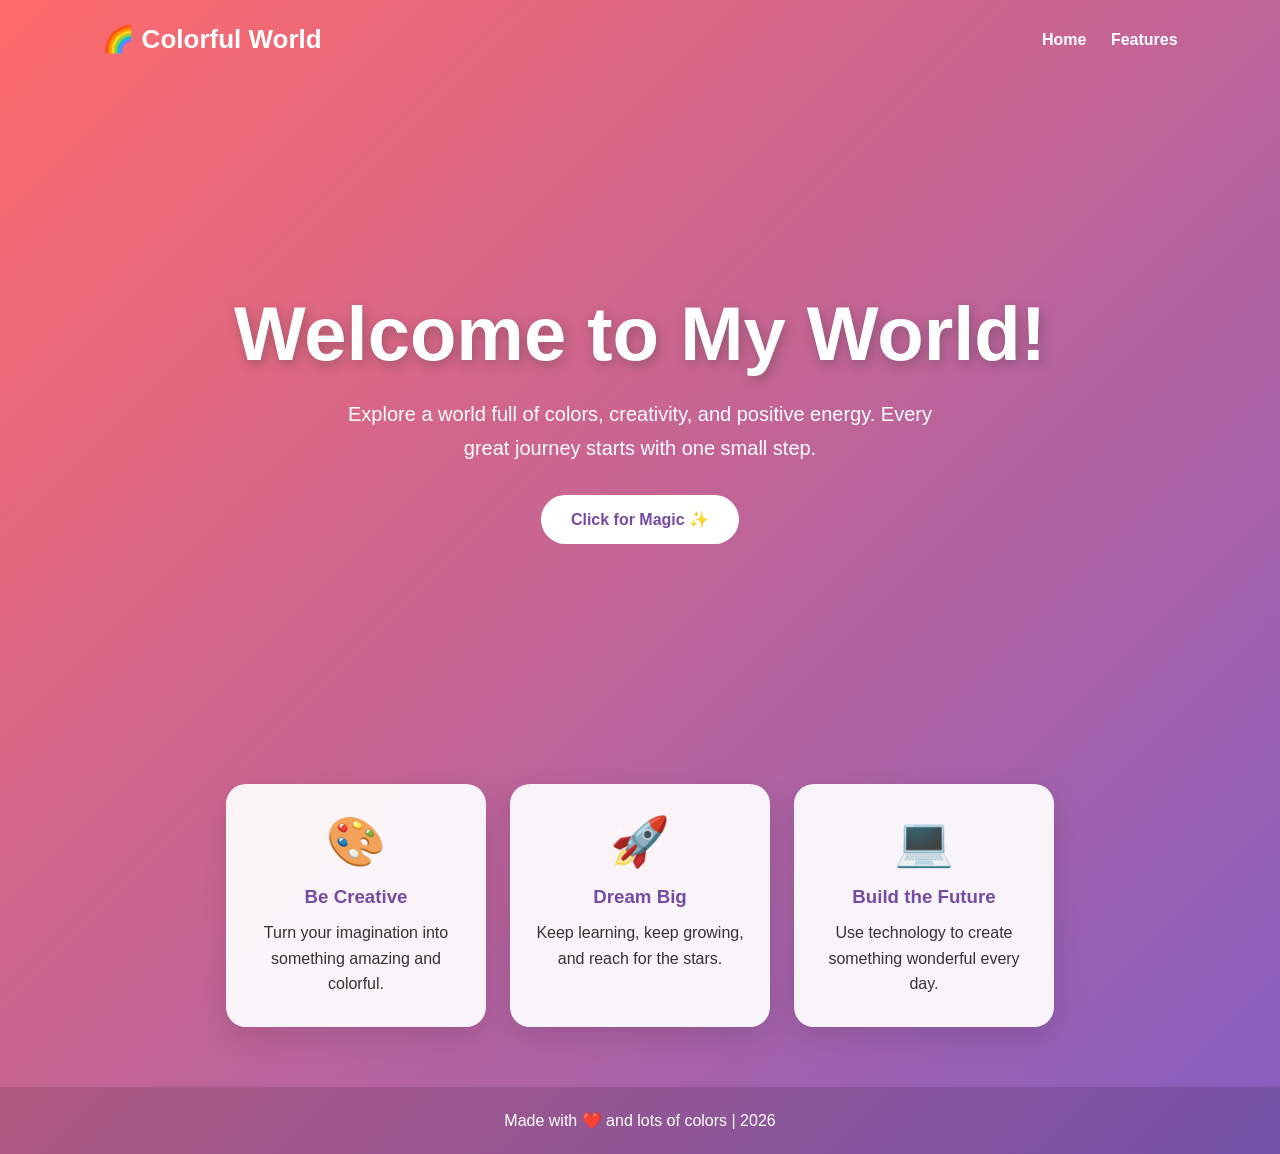
<file: index.html>
<!DOCTYPE html>
<html lang="en">
<head>
  <meta charset="UTF-8">
  <meta name="viewport" content="width=device-width, initial-scale=1.0">
  <title>Colorful World</title>

  <style>
    * {
      margin: 0;
      padding: 0;
      box-sizing: border-box;
    }

    body {
      font-family: Arial, sans-serif;
      min-height: 100vh;
      color: white;
      background: linear-gradient(
        135deg,
        #ff6b6b,
        #845ec2,
        #008fbe,
        #00c9a7
      );
      background-size: 300% 300%;
      animation: gradientMove 10s ease infinite;
    }

    @keyframes gradientMove {
      0%   { background-position: 0% 50%; }
      50%  { background-position: 100% 50%; }
      100% { background-position: 0% 50%; }
    }

    nav {
      display: flex;
      justify-content: space-between;
      align-items: center;
      padding: 24px 8%;
    }

    nav h2 {
      font-size: 26px;
    }

    nav a {
      color: white;
      text-decoration: none;
      margin-left: 20px;
      font-weight: bold;
    }

    .hero {
      min-height: 75vh;
      display: flex;
      flex-direction: column;
      justify-content: center;
      align-items: center;
      text-align: center;
      padding: 30px 20px;
    }

    .hero h1 {
      font-size: clamp(40px, 7vw, 76px);
      margin-bottom: 20px;
      text-shadow: 2px 4px 12px #33333355;
    }

    .hero p {
      font-size: 20px;
      max-width: 600px;
      line-height: 1.7;
      margin-bottom: 30px;
    }

    .button {
      display: inline-block;
      background: white;
      color: #764ba2;
      padding: 15px 30px;
      border-radius: 30px;
      text-decoration: none;
      font-weight: bold;
      transition: transform 0.3s, box-shadow 0.3s;
      border: none;
      cursor: pointer;
      font-size: 16px;
    }

    .button:hover {
      transform: translateY(-5px);
      box-shadow: 0 10px 25px #00000030;
    }

    .cards {
      display: flex;
      justify-content: center;
      flex-wrap: wrap;
      gap: 24px;
      padding: 30px 8% 60px;
    }

    .card {
      width: 260px;
      padding: 30px 24px;
      text-align: center;
      color: #333;
      background: #ffffffed;
      border-radius: 20px;
      box-shadow: 0 10px 30px #00000020;
      transition: transform 0.3s;
    }

    .card:hover {
      transform: translateY(-8px);
    }

    .card .emoji {
      font-size: 48px;
      margin-bottom: 16px;
    }

    .card h3 {
      margin-bottom: 12px;
      color: #764ba2;
    }

    .card p {
      line-height: 1.6;
    }

    footer {
      text-align: center;
      padding: 24px;
      background: #00000020;
    }

    @media (max-width: 600px) {
      nav {
        flex-direction: column;
        gap: 16px;
      }

      nav a {
        margin: 0 8px;
      }
    }
  </style>
</head>

<body>
  <nav>
    <h2>🌈 Colorful World</h2>
    <div>
      <a href="#home">Home</a>
      <a href="#features">Features</a>
    </div>
  </nav>

  <section class="hero" id="home">
    <h1>Welcome to My World!</h1>
    <p>
      Explore a world full of colors, creativity, and positive energy.
      Every great journey starts with one small step.
    </p>
    <button class="button" onclick="showMessage()">
      Click for Magic ✨
    </button>
  </section>

  <section class="cards" id="features">
    <div class="card">
      <div class="emoji">🎨</div>
      <h3>Be Creative</h3>
      <p>Turn your imagination into something amazing and colorful.</p>
    </div>

    <div class="card">
      <div class="emoji">🚀</div>
      <h3>Dream Big</h3>
      <p>Keep learning, keep growing, and reach for the stars.</p>
    </div>

    <div class="card">
      <div class="emoji">💻</div>
      <h3>Build the Future</h3>
      <p>Use technology to create something wonderful every day.</p>
    </div>
  </section>

  <footer>
    <p>Made with ❤️ and lots of colors | 2026</p>
  </footer>

  <script>
    function showMessage() {
      alert("✨ You are awesome! Keep building amazing things! 🚀");
    }
  </script>
</body>
</html>
</file>
